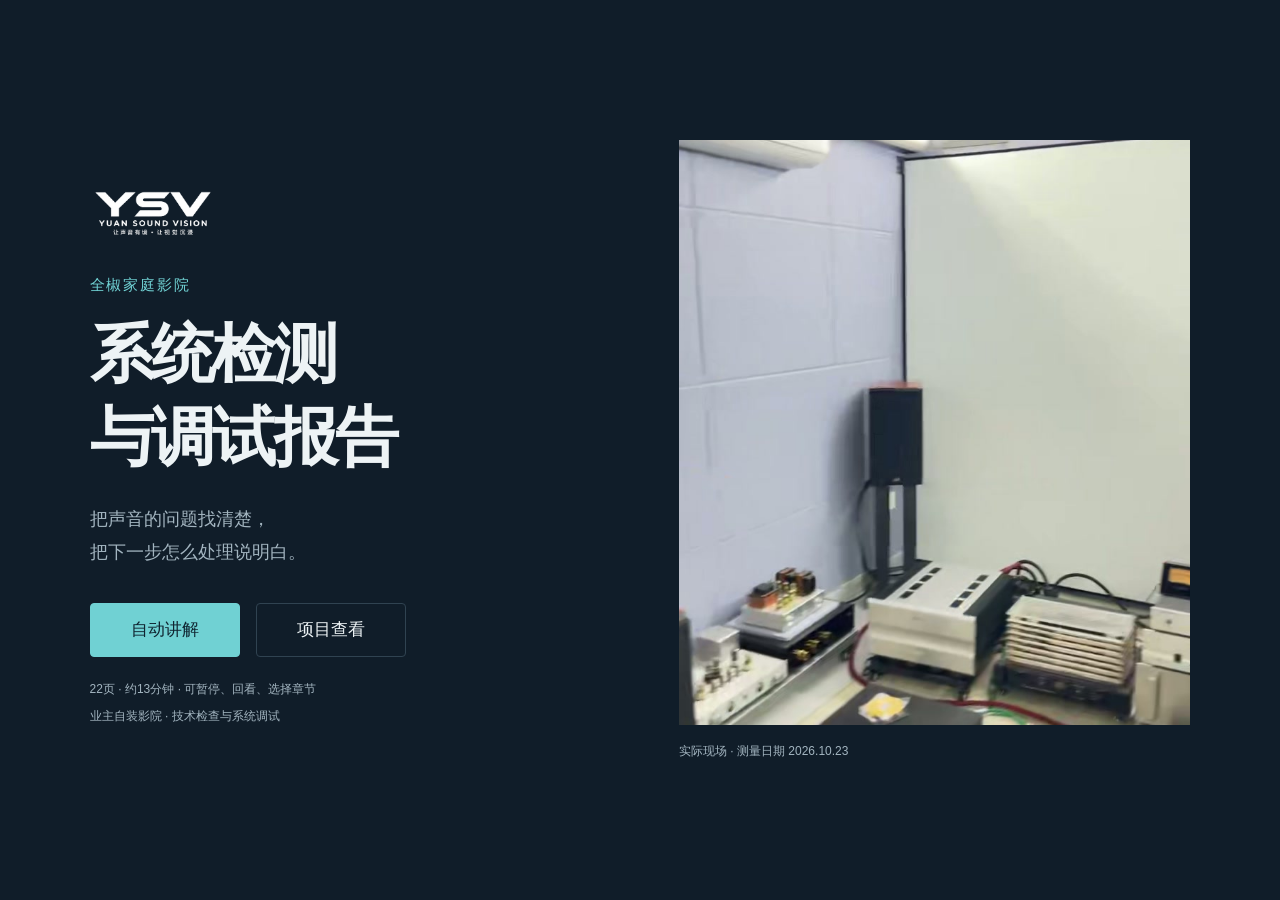
<file: index.html>
<!doctype html><html lang="zh-CN"><head><meta charset="utf-8"><meta name="viewport" content="width=device-width,initial-scale=1"><meta name="robots" content="noindex,nofollow"><title>全椒家庭影院 · 系统检测与调试报告</title><link rel="icon" href="assets/ysv-logo.png"><link rel="stylesheet" href="assets/report.css"></head><body>
<main id="home" class="home"><div class="home-content"><img class="home-logo" src="assets/ysv-logo.png" alt="源声视界"><p class="eyebrow">全椒家庭影院</p><h1>系统检测<br>与调试报告</h1><p class="home-intro">把声音的问题找清楚，<br>把下一步怎么处理说明白。</p><div class="home-buttons"><button id="startAuto" class="primary">自动讲解</button><button id="startExplore">项目查看</button></div><p id="homeLength" class="home-meta">22页 · 房间、器材、测量与后续处理</p><p class="home-role">业主自装影院 · 技术检查与系统调试</p></div><figure class="home-photo"><img src="assets/room-front.jpg" alt="本次测量影院的实际现场"><figcaption>实际现场 · 测量日期 2026.10.23</figcaption></figure></main>
<main id="viewer" class="viewer" hidden><nav class="viewer-bar"><button id="homeButton" class="home-link">全椒家庭影院<span>系统检测与调试</span></button><div class="viewer-actions"><button id="chaptersButton">章节目录</button><button id="textButton">讲解文字</button><button id="fullscreen">全屏查看</button></div></nav>
<article class="report-stage" id="stage"><header class="page-heading"><div><p class="eyebrow" id="eyebrow"></p><h1 id="title"></h1><p id="lead" class="lead"></p></div><img class="brand" src="assets/ysv-logo.png" alt="源声视界"></header><div class="page-body"><section class="visual-area"><div class="visual-heading"><h2 id="visualTitle"></h2><div id="visualControls" class="visual-controls"></div></div><div id="visual" class="visual"></div><div id="visualLegend" class="visual-legend"></div><p id="visualNote" class="visual-note"></p></section><aside class="findings" id="findings"></aside></div><footer class="page-source"><p id="source"></p><span id="pageCount"></span></footer></article>
<div id="subtitle" class="subtitle" hidden></div><section class="transport" aria-label="讲解控制"><div class="transport-title"><span id="modeLabel">项目查看</span><strong id="transportTitle"></strong></div><div class="playback-buttons"><button id="previous" aria-label="上一页">上一页</button><button id="backward" aria-label="回看10秒">−10秒</button><button id="playPause" class="play" aria-label="播放讲解"><svg viewBox="0 0 24 24" aria-hidden="true"><path id="playIcon" d="M8 5v14l11-7z"/></svg></button><button id="forward" aria-label="快进10秒">+10秒</button><button id="next" aria-label="下一页">下一页</button></div><div class="timeline"><input id="seek" type="range" min="0" max="100" step="0.001" value="0" aria-label="整套讲解进度"><div class="time-labels"><span id="elapsed">00:00</span><span id="duration">--:--</span></div></div><button id="captions" aria-pressed="false">字幕</button><button id="optionsButton">设置</button></section></main>
<dialog id="chaptersDialog"><div class="dialog-heading"><h2>章节目录</h2><button data-close>关闭</button></div><div id="chaptersList"></div></dialog><dialog id="textDialog"><div class="dialog-heading"><h2 id="textTitle">本页讲解</h2><button data-close>关闭</button></div><div id="textBody"></div></dialog><dialog id="optionsDialog"><div class="dialog-heading"><h2>播放设置</h2><button data-close>关闭</button></div><label>语速<select id="speed"><option value="0.85">稍慢 0.85×</option><option value="1" selected>正常 1×</option><option value="1.2">稍快 1.2×</option><option value="1.5">快速 1.5×</option></select></label><label>音量<input id="volume" type="range" min="0" max="1" step="0.05" value="1"></label><button id="restartAll">从头开始自动讲解</button></dialog><dialog id="endDialog"><div class="dialog-heading"><h2>本次讲解结束</h2><button data-close>关闭</button></div><p>先维修，再检查音箱声路，最后完善房间。</p><div class="end-actions"><button id="endExplore">项目查看</button><button id="endRestart">重新讲解</button></div></dialog>
<audio id="narration" src="assets/audio/full-narration.mp3?v=rew-letters-v2" preload="metadata"></audio><span id="status" class="sr-only" role="status"></span><script src="assets/project-data.js"></script><script src="assets/timeline.js?v=rew-letters-v2"></script><script src="assets/visuals.js"></script><script src="assets/report.js"></script></body></html>
</file>
<file: assets/report.css>
:root{color-scheme:dark;--paper:#101d29;--ink:#edf3f5;--muted:#a3b5c0;--line:#304351;--accent:#70d1d3;--fl:#6bb6ef;--fr:#efa36e;--center:#71d3b9;--lab:#c4b5e0;--u:min(1cqw,1.6svh);font-family:"Microsoft YaHei","PingFang SC",sans-serif}*{box-sizing:border-box}[hidden]{display:none!important}body{margin:0;background:var(--paper);color:var(--ink)}button,input,select{font:inherit}button{min-height:44px;border:1px solid transparent;border-radius:4px;background:transparent;color:inherit;padding:8px 12px;cursor:pointer}button:hover{background:#ffffff0b}button:focus-visible,input:focus-visible,select:focus-visible{outline:2px solid var(--accent);outline-offset:3px}p,h1,h2,h3,figure{margin:0}button:disabled{opacity:.35;cursor:default}.home{min-height:100svh;display:grid;grid-template-columns:1fr 1.05fr;gap:8vw;padding:7svh 7vw;align-items:center}.home-logo{width:150px;height:80px;object-fit:contain;filter:brightness(0) invert(1);margin-left:-12px}.eyebrow{color:var(--accent);font-size:calc(1.1 * var(--u));letter-spacing:.12em}.home .eyebrow{font-size:15px;margin-top:20px}.home h1{font-size:clamp(42px,5vw,80px);line-height:1.3;font-weight:650;letter-spacing:-.04em;margin-top:18px}.home-intro{font-size:clamp(16px,1.4vw,23px);color:var(--muted);line-height:1.8;margin-top:24px}.home-buttons{display:flex;gap:16px;margin-top:35px}.home-buttons button{min-width:150px;min-height:54px;border-color:var(--line);font-size:17px}.primary{background:var(--accent);color:#102531!important;border-color:var(--accent)!important}.primary:hover{background:#9be0e1}.home-meta,.home-role{font-size:12px;color:var(--muted);line-height:1.8;margin-top:22px}.home-role{margin-top:6px}.home-photo img{width:100%;height:65svh;object-fit:cover;object-position:center}.home-photo figcaption{font-size:12px;color:var(--muted);padding-top:14px}.viewer{height:100svh;padding:12px 24px;display:grid;grid-template-rows:48px minmax(0,1fr)64px;gap:8px}.viewer-bar{display:flex;justify-content:space-between;align-items:center}.home-link{padding-left:0;font-size:13px;letter-spacing:.05em}.home-link span{color:var(--muted);margin-left:20px;letter-spacing:0}.viewer-actions{display:flex;gap:4px}.viewer-actions button{font-size:13px}.report-stage{container-type:inline-size;display:grid;grid-template-rows:auto minmax(0,1fr)auto;padding:20px 32px;min-height:0;position:relative}.page-heading{display:flex;justify-content:space-between;gap:20px;margin-bottom:calc(1.6 * var(--u))}.page-heading>div{min-width:0}h1{font-size:calc(3 * var(--u));font-weight:650;letter-spacing:-.04em;line-height:1.35;margin-top:calc(.7 * var(--u))}.lead{font-size:calc(1.15 * var(--u));color:var(--muted);line-height:1.6;margin-top:calc(.55 * var(--u))}.brand{width:calc(10 * var(--u));height:calc(5.5 * var(--u));object-fit:contain;filter:brightness(0) invert(1);opacity:.9}.page-body{display:grid;grid-template-columns:minmax(0,2.85fr)minmax(0,1fr);grid-template-rows:minmax(0,1fr);gap:calc(3 * var(--u));min-height:0}.visual-area{display:flex;flex-direction:column;border-top:1px solid var(--line);min-width:0;min-height:0;padding-top:calc(.7 * var(--u))}.visual-heading{display:flex;justify-content:space-between;align-items:center;gap:10px;min-height:44px}.visual-heading h2{font-size:calc(1.2 * var(--u));font-weight:550}.visual-controls{display:flex;gap:5px;flex-wrap:wrap;justify-content:flex-end}.visual-controls button{border-color:var(--line);font-size:calc(.98 * var(--u));padding:6px 9px;min-height:44px}.visual-controls button[aria-pressed=true]{background:var(--accent);border-color:var(--accent);color:#102531}.visual{flex:1;min-height:0;position:relative;overflow:hidden}.visual>svg{display:block;width:100%;height:100%;font-family:inherit}.visual>img{display:block;max-width:100%;height:100%;object-fit:contain;margin:auto}.visual-legend{font-size:calc(.95 * var(--u));display:flex;gap:calc(1.5 * var(--u));flex-wrap:wrap;line-height:1.6;padding-top:calc(.4 * var(--u))}.visual-legend span:before{content:"";display:inline-block;width:18px;border-top:2px solid currentColor;vertical-align:middle;margin-right:7px}.visual-note{font-size:calc(.84 * var(--u));line-height:1.6;color:var(--muted);margin-top:calc(.4 * var(--u));min-height:calc(1.4 * var(--u))}.findings{border-top:2px solid var(--accent);display:flex;flex-direction:column;min-height:0;padding-top:calc(.4 * var(--u))}.note{padding:calc(1.4 * var(--u)) 0;border-bottom:1px solid var(--line);opacity:.47;transition:opacity .18s,border-color .18s}.note.active{opacity:1;border-color:#70d1d366}.note-no{font-size:calc(.9 * var(--u));color:var(--accent);margin-bottom:calc(.45 * var(--u));font-variant-numeric:tabular-nums}.note h2{font-size:calc(1.6 * var(--u));line-height:1.6;font-weight:550}.note-tip{margin-top:auto;padding-top:calc(1.2 * var(--u));font-size:calc(1 * var(--u));line-height:1.7;color:var(--muted)}.page-source{display:flex;justify-content:space-between;gap:16px;border-top:1px solid var(--line);margin-top:calc(1 * var(--u));padding-top:calc(.7 * var(--u));font-size:calc(.8 * var(--u));line-height:1.6;color:var(--muted)}.page-source span{white-space:nowrap}.transport{display:flex;align-items:center;gap:18px;border-top:1px solid #ffffff0a;padding-top:8px}.transport-title{width:190px;min-width:0;flex-shrink:0;display:flex;flex-direction:column;gap:5px}.transport-title span{font-size:11px;color:var(--muted)}.transport-title strong{font-size:12px;font-weight:500;overflow:hidden;text-overflow:ellipsis;white-space:nowrap}.playback-buttons{display:flex;gap:2px;align-items:center;flex-shrink:0}.playback-buttons button,.transport>button{font-size:12px;padding:7px 9px;white-space:nowrap}.play{width:44px;height:44px;border-radius:50%;background:var(--accent);color:#102531;padding:10px!important}.play svg{width:22px;height:22px;fill:currentColor;display:block}.play:hover{background:#9be0e1}.timeline{flex:1;min-width:65px;padding-top:12px}.timeline input{width:100%;display:block;height:18px;accent-color:var(--accent);margin:0;cursor:pointer}.time-labels{display:flex;justify-content:space-between;font-size:10px;color:var(--muted);margin-top:2px;font-variant-numeric:tabular-nums}.transport [aria-pressed=true]{color:var(--accent)}.subtitle{position:fixed;bottom:94px;left:50%;transform:translateX(-50%);max-width:85vw;background:#071018e8;padding:10px 20px;font-size:clamp(14px,1.35vw,24px);line-height:1.6;text-align:center;pointer-events:none;z-index:5}.sr-only{position:absolute;width:1px;height:1px;overflow:hidden;clip:rect(0,0,0,0)}dialog{width:min(740px,calc(100% - 32px));max-height:85svh;overflow:auto;background:var(--paper);color:var(--ink);border:1px solid var(--line);border-radius:8px;padding:24px}dialog::backdrop{background:#02080ddd}.dialog-heading{display:flex;justify-content:space-between;align-items:center;gap:20px;margin-bottom:18px}.dialog-heading h2{font-size:22px;font-weight:550}#textBody p{font-size:16px;line-height:1.9;color:var(--muted);margin-top:18px}#chaptersList h3{font-size:12px;color:var(--accent);letter-spacing:.05em;margin:20px 0 6px}#chaptersList button{display:flex;gap:16px;align-items:center;width:100%;text-align:left;font-size:14px;border-bottom:1px solid var(--line);border-radius:0}#chaptersList button span{color:var(--muted);font-size:12px}#chaptersList button[aria-current=true]{color:var(--accent)}#optionsDialog label{display:flex;justify-content:space-between;gap:25px;align-items:center;margin:24px 0;font-size:15px}#optionsDialog input{accent-color:var(--accent)}select{background:var(--paper);color:var(--ink);padding:10px;border:1px solid var(--line)}.end-actions{display:flex;gap:12px;margin-top:24px}.end-actions button,#restartAll{border:1px solid var(--line)}.export-mode .viewer{padding:0;grid-template-rows:minmax(0,1fr)}.export-mode .viewer-bar,.export-mode .transport{display:none}.export-mode .report-stage{padding:48px 70px}.export-mode .subtitle{bottom:32px}.export-mode .visual-controls{visibility:hidden}
@media(max-width:1000px){.transport-title{width:125px}.transport{gap:7px}.playback-buttons button,.transport>button{font-size:11px;padding:6px}.home-link span{display:none}.report-stage{padding:16px 20px}}
@media(max-width:760px){.home{display:flex;flex-direction:column;padding:24px;gap:28px;align-items:stretch}.home-logo{width:120px;height:60px}.home h1{font-size:44px}.home-photo img{height:32svh}.home-buttons button{min-width:0;flex:1}.viewer{height:auto;min-height:100svh;padding:8px 16px;display:flex;flex-direction:column;gap:10px}.viewer-bar{min-height:44px}.viewer-actions button{font-size:11px;padding:5px 6px}.home-link{font-size:11px}.report-stage{container-type:normal;padding:16px 0;overflow:visible}.page-heading{position:relative;margin-bottom:18px}.eyebrow{font-size:11px;padding-right:70px;line-height:1.7}.brand{position:absolute;right:0;top:-8px;width:65px;height:40px}.page-heading h1{font-size:27px;line-height:1.5;margin-top:12px}.lead{font-size:13px;margin-top:8px}.page-body{display:flex;flex-direction:column;gap:22px}.visual-area{padding-top:10px}.visual-heading{align-items:flex-start;gap:8px;flex-direction:column}.visual-heading h2{font-size:13px;padding-top:6px}.visual-controls{justify-content:flex-start}.visual-controls button{font-size:12px;padding:6px 10px}.visual{height:280px;flex:auto}.visual-legend{font-size:11px;gap:12px;padding-top:8px}.visual-note{font-size:11px;margin-top:7px;min-height:16px}.findings{padding-top:3px;gap:0}.note{padding:13px 0}.note-no{font-size:10px;margin-bottom:3px}.note h2{font-size:18px}.note-tip{font-size:12px;padding-top:16px}.page-source{font-size:10px;line-height:1.7;margin-top:24px;padding-top:12px}.transport{display:grid;grid-template-columns:1fr auto auto;gap:8px;padding:12px 0}.transport-title{width:auto;grid-column:1/-1;flex-direction:row;justify-content:space-between}.transport-title strong{max-width:65%}.playback-buttons{grid-column:1/-1;justify-content:center}.timeline{grid-column:1;padding-top:5px}.subtitle{bottom:14px;width:calc(100% - 32px);font-size:14px;max-width:none}dialog{padding:18px}}
@media(prefers-reduced-motion:reduce){*{transition:none!important}}
#narration{display:none}
.sr-only{position:fixed;top:0;left:0}
</file>
